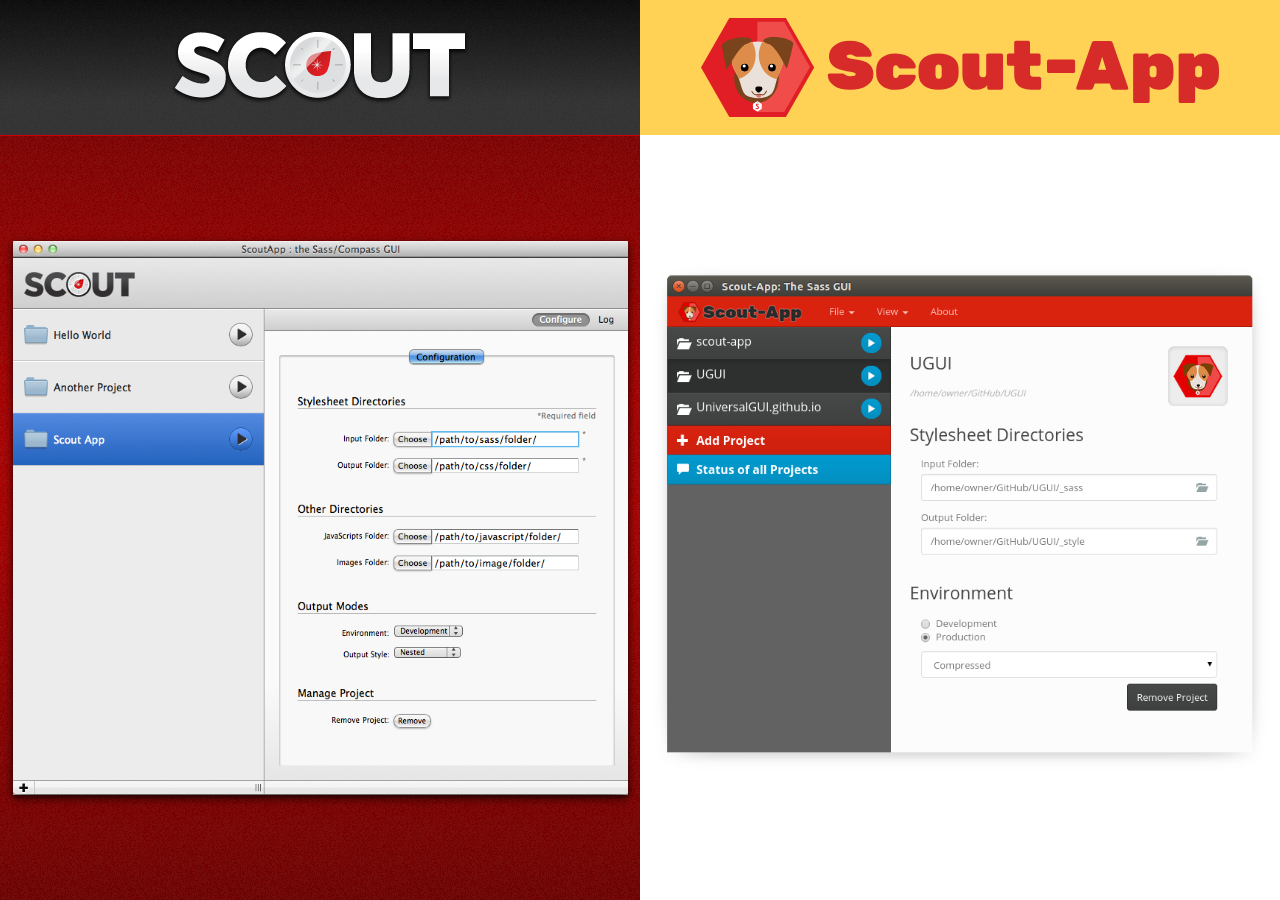
<file: index.html>
<!DOCTYPE html>
<html lang="en">
  <head>
    <meta http-equiv="X-UA-Compatible" content="IE=edge,chrome=1" />    <!-- Must be first item in <Head> -->
    <title>Scout-App - Site has moved</title>
    <meta charset="UTF-8"                                                                                  />
    <meta name="description"                     content="Scout-App, the easiest way to use Sass!"         />
    <meta name="keywords"                        content="Scout, Scout-App, scoutapp, scout app, Sass, scss, css, preprocessor, GUI, styles, front-end, web design, web development tools, free, open source" />
    <meta http-equiv="Expires"                   content="0"                                               />
    <meta name="viewport"                        content="width=device-width, initial-scale=1.0"           />
    <meta name="subject"                         content="Homepage for Scout-App"                          />
    <meta name="copyright"                       content="Mutually Human"                                  />
    <meta name="language"                        content="EN"                                              />
    <meta name="robots"                          content="index,follow"                                    />
    <meta name="owner"                           content="Mutually Human"                                  />
    <meta name="rating"                          content="General"                                         />
    <meta name="HandheldFriendly"                content="True"                                            />
    <meta name="application-name"                content="Scout-App"                                       />
    <meta http-equiv="cleartype"                 content="on"                                              />
    <meta name="msapplication-navbutton-color"   content="#FFFFFF"                                         />
    <meta name="msapplication-TileColor"         content="#FFFFFF"                                         />
    <meta name="msapplication-square70x70logo"   content="_img/meta/mstile01sm.png"                        />
    <meta name="msapplication-square150x150logo" content="_img/meta/mstile02md.png"                        />
    <meta name="msapplication-wide310x150logo"   content="_img/meta/mstile03wd.png"                        />
    <meta name="msapplication-square310x310logo" content="_img/meta/mstile04lg.png"                        />
    <meta name="apple-mobile-web-app-title"      content="Scout-App"                                       />
    <meta name="apple-mobile-web-app-capable"    content="yes"   /> <!-- "yes" hides Safari navbar in iOS -->
    <meta name="apple-touch-fullscreen"          content="yes"                                             />
    <meta name="apple-mobile-web-app-status-bar-style" content="black"                                     />
    <link rel="apple-touch-icon"             href="_img/meta/apl-57.png"  type="image/png" sizes="57x57"   />
    <link rel="apple-touch-icon-precomposed" href="_img/meta/apl-57.png"  type="image/png" sizes="57x57"   />
    <link rel="apple-touch-icon"             href="_img/meta/apl-72.png"  type="image/png" sizes="72x72"   />
    <link rel="apple-touch-icon-precomposed" href="_img/meta/apl-72.png"  type="image/png" sizes="72x72"   />
    <link rel="apple-touch-icon"             href="_img/meta/apl-114.png" type="image/png" sizes="114x114" />
    <link rel="apple-touch-icon-precomposed" href="_img/meta/apl-114.png" type="image/png" sizes="114x114" />
    <link rel="apple-touch-icon"             href="_img/meta/apl-144.png" type="image/png" sizes="144x144" />
    <link rel="apple-touch-icon-precomposed" href="_img/meta/apl-144.png" type="image/png" sizes="144x144" />
    <link rel="apple-touch-startup-image"    href="_img/meta/apl-str.png" type="image/png"                 />
    <link rel="fluid-icon"                   href="_img/meta/fluid.png"   type="image/png"                 />
    <link rel="icon"                         href="favicon.ico"           type="image/x-icon"              />
    <link rel="shortcut icon"                href="favicon.ico"           type="image/ico"                 />
    <link rel="stylesheet"                   href="_styles/style.css"     type="text/css"                  />

    <!--[if lt IE 9]>
      <script src="http://html5shim.googlecode.com/svn/trunk/html5.js"></script>
    <![endif]-->
  </head>
  <body class="hbox">

    <section id="scout" class="vbox main">
      <header>
        <a href="http://scout-app.io/classic">
          <img src="_img/scout-logo.png" alt="Classic Scout-App Logo" />
        </a>
      </header>
      <article>
        <a href="http://scout-app.io/classic">
          <img src="_img/screenshots/classic.png" alt="Screenshot of Scout-App Classic" />
        </a>
      </article>
    </section>
    <section id="scout-app" class="vbox main">
      <header>
        <a href="http://scout-app.io">
          <img src="_img/scout-app-logo.svg" alt="Scout-App 2 Logo" />
        </a>
      </header>
      <article>
        <a href="http://scout-app.io">
          <img src="_img/screenshots/mac.png" alt="Screenshot of Scout-App 2" id="swap" />
        </a>
      </article>
    </section>

    <!-- SCRIPTS -->
    <script type="text/javascript" src="http://ajax.googleapis.com/ajax/libs/jquery/2.2.3/jquery.min.js"></script>
    <script type="text/javascript">
      if (typeof jQuery == 'undefined') {
          document.write(unescape("%3Cscript src='_scripts/jquery-2.2.3.min.js' type='text/javascript'%3E%3C/script%3E"));
      }
    </script> <!-- Load local jQuery if Google CDN is unreachable -->
    <script src="_scripts/crossbrowser.js"></script>
    <script src="_scripts/main.min.js"></script>
  </body>
</html>
</file>
<file: _styles/style.css>
html,body,div,span,applet,object,iframe,h1,h2,h3,h4,h5,h6,p,blockquote,pre,a,abbr,acronym,address,big,cite,code,del,dfn,em,img,ins,kbd,q,s,samp,small,strike,strong,sub,sup,tt,var,b,u,i,center,dl,dt,dd,ol,ul,li,fieldset,form,label,legend,table,caption,tbody,tfoot,thead,tr,th,td,article,aside,canvas,details,embed,figure,figcaption,footer,header,hgroup,menu,nav,output,ruby,section,summary,time,mark,audio,video{border:0px;margin:0px;padding:0px;font-size:100%;font:inherit;vertical-align:baseline}article,aside,details,figcaption,figure,footer,header,hgroup,menu,nav,section{display:block}body{line-height:1}ol,ul{list-style:none}blockquote,q{quotes:none}blockquote:before,blockquote:after,q:before,q:after{content:'';content:none}table{border-collapse:collapse;border-spacing:0}/*!normalize.css v3.0.3|MIT License|necolas.github.io/normalize.css*/html{font-family:sans-serif;-ms-text-size-adjust:100%;-webkit-text-size-adjust:100%}body{margin:0}article,aside,details,figcaption,figure,footer,header,hgroup,main,menu,nav,section,summary{display:block}audio,canvas,progress,video{display:inline-block;vertical-align:baseline}audio:not([controls]){display:none;height:0}[hidden],template{display:none}a{background-color:transparent}a:active,a:hover{outline:0}abbr[title]{border-bottom:1px dotted}b,strong{font-weight:bold}dfn{font-style:italic}h1{font-size:2em;margin:0.67em 0}mark{background:#ff0;color:#000}small{font-size:80%}sub{font-size:75%;line-height:0;position:relative;vertical-align:baseline}sup{font-size:75%;line-height:0;position:relative;vertical-align:baseline;top:-0.5em}sub{bottom:-0.25em}img{border:0}svg:not(:root){overflow:hidden}figure{margin:1em 40px}hr{box-sizing:content-box;height:0}pre{overflow:auto}code,kbd,pre,samp{font-family:monospace, monospace;font-size:1em}button,input,optgroup,select,textarea{color:inherit;font:inherit;margin:0}button{overflow:visible;text-transform:none}select{text-transform:none}button,html input[type="button"]{-webkit-appearance:button;cursor:pointer}input[type="reset"],input[type="submit"]{-webkit-appearance:button;cursor:pointer}button[disabled],html input[disabled]{cursor:default}button::-moz-focus-inner{border:0;padding:0}input{line-height:normal}input::-moz-focus-inner{border:0;padding:0}input[type="checkbox"],input[type="radio"]{box-sizing:border-box;padding:0}input[type="number"]::-webkit-inner-spin-button,input[type="number"]::-webkit-outer-spin-button{height:auto}input[type="search"]{-webkit-appearance:textfield;box-sizing:content-box}input[type="search"]::-webkit-search-cancel-button,input[type="search"]::-webkit-search-decoration{-webkit-appearance:none}fieldset{border:1px solid #c0c0c0;margin:0 2px;padding:0.35em 0.625em 0.75em}legend{border:0;padding:0}textarea{overflow:auto}optgroup{font-weight:bold}table{border-collapse:collapse;border-spacing:0}td,th{padding:0}*,*:before,*:after{box-sizing:border-box}html,body{border:0px;margin:0px;padding:0px;width:100%;height:100%;font-family:sans-serif}img{-ms-interpolation-mode:bicubic}header,article{border:0px;margin:0px;padding:0px}.vbox{display:flex;flex-direction:column}.hbox{display:flex;flex-direction:row}a,header,article{display:flex;align-items:center;justify-content:center}header,footer{height:135px}.main,article{flex:1}#scout header{background-color:#333;background-image:url("../_img/grain-light.png"),linear-gradient(rgba(0,0,0,0.75), transparent 100px)}#scout header img{max-width:100%;max-height:90%}#scout article{background-color:#A00;background-image:url("../_img/grain.png"),linear-gradient(rgba(0,0,0,0.25), transparent 35%, transparent 50%, rgba(0,0,0,0.35));border-top:1px solid #C00}#scout article img{box-shadow:rgba(0,0,0,0.5) 0px 4px 10px,rgba(0,0,0,0.5) 0px 2px 5px}#scout-app header{background:#FFD255}#scout-app header a,#scout-app header img{width:90%;max-height:100%}@media screen and (max-width: 550px){.hbox,header,article{display:block;height:auto;text-align:center}img{margin:20px 0px}article img{margin-bottom:40px}header img{margin-top:30px}}
</file>
